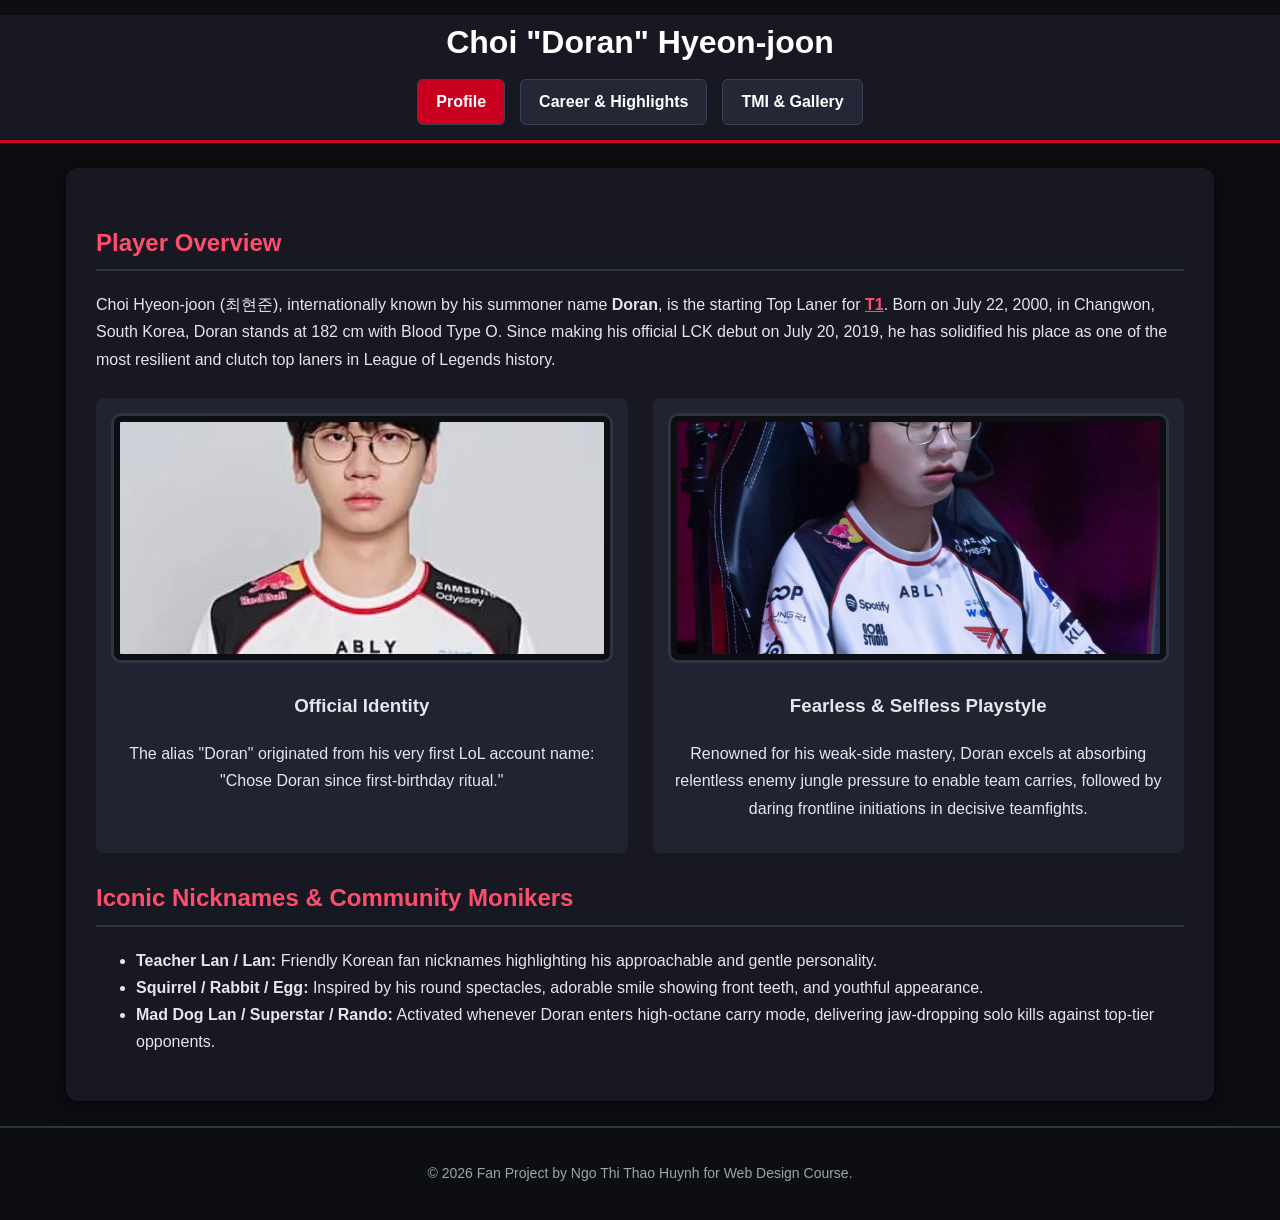
<file: index.html>
<!DOCTYPE html>
<html lang="en">

<head>
  <meta charset="utf-8">
  <meta name="viewport" content="width=device-width, initial-scale=1.0">
  <title>T1 Doran - Profile & Playstyle</title>
  <link rel="stylesheet" href="css/style.css">
</head>

<body>
  <!-- Accessibility Skip Link -->
  <a href="#main" class="skip-link">Skip to Main Content</a>

  <header>
    <h1>Choi "Doran" Hyeon-joon</h1>
    <nav class="nav-bar">
      <ul>
        <li><a href="index.html" class="active">Profile</a></li>
        <li><a href="career.html">Career & Highlights</a></li>
        <li><a href="gallery.html">TMI & Gallery</a></li>
      </ul>
    </nav>
  </header>

  <main id="main">
    <section>
      <h2>Player Overview</h2>
      <p>Choi Hyeon-joon (최현준), internationally known by his summoner name <strong>Doran</strong>, is the starting Top
        Laner for <a href="https://t1.gg" target="_blank">T1</a>.
        Born on July 22, 2000, in Changwon, South Korea,
        Doran stands at 182 cm with Blood Type O.
        Since making his official LCK debut on July 20, 2019, he has solidified his place as one of the most resilient
        and clutch top laners in League of Legends history.</p>
    </section>

    <!-- CSS Grid Layout: 2 Columns -->
    <div class="grid-container">
      <div class="grid-card">
        <img src="images/profile-portrait.jpg" alt="Official portrait of T1 Doran in white team jersey">
        <h3>Official Identity</h3>
        <p>The alias "Doran" originated from his very first LoL account name: "Chose Doran since first-birthday ritual."
        </p>
      </div>
      <div class="grid-card">
        <img src="images/profile-playstyle.jpg" alt="Doran competing on stage wearing headphones">
        <h3>Fearless & Selfless Playstyle</h3>
        <p>Renowned for his weak-side mastery, Doran excels at absorbing relentless enemy jungle pressure to enable team
          carries, followed by daring frontline initiations in decisive teamfights.</p>
      </div>
    </div>

    <section>
      <h2>Iconic Nicknames & Community Monikers</h2>
      <ul>
        <li><strong>Teacher Lan / Lan:</strong> Friendly Korean fan nicknames highlighting his approachable and gentle
          personality.</li>
        <li><strong>Squirrel / Rabbit / Egg:</strong> Inspired by his round spectacles, adorable smile showing front
          teeth, and youthful appearance.</li>
        <li><strong>Mad Dog Lan / Superstar / Rando:</strong> Activated whenever Doran enters high-octane carry mode,
          delivering jaw-dropping solo kills against top-tier opponents.</li>
      </ul>
    </section>
  </main>

  <footer>
    <p>&copy; 2026 Fan Project by Ngo Thi Thao Huynh for Web Design Course.</p>
  </footer>
</body>

</html>
</file>
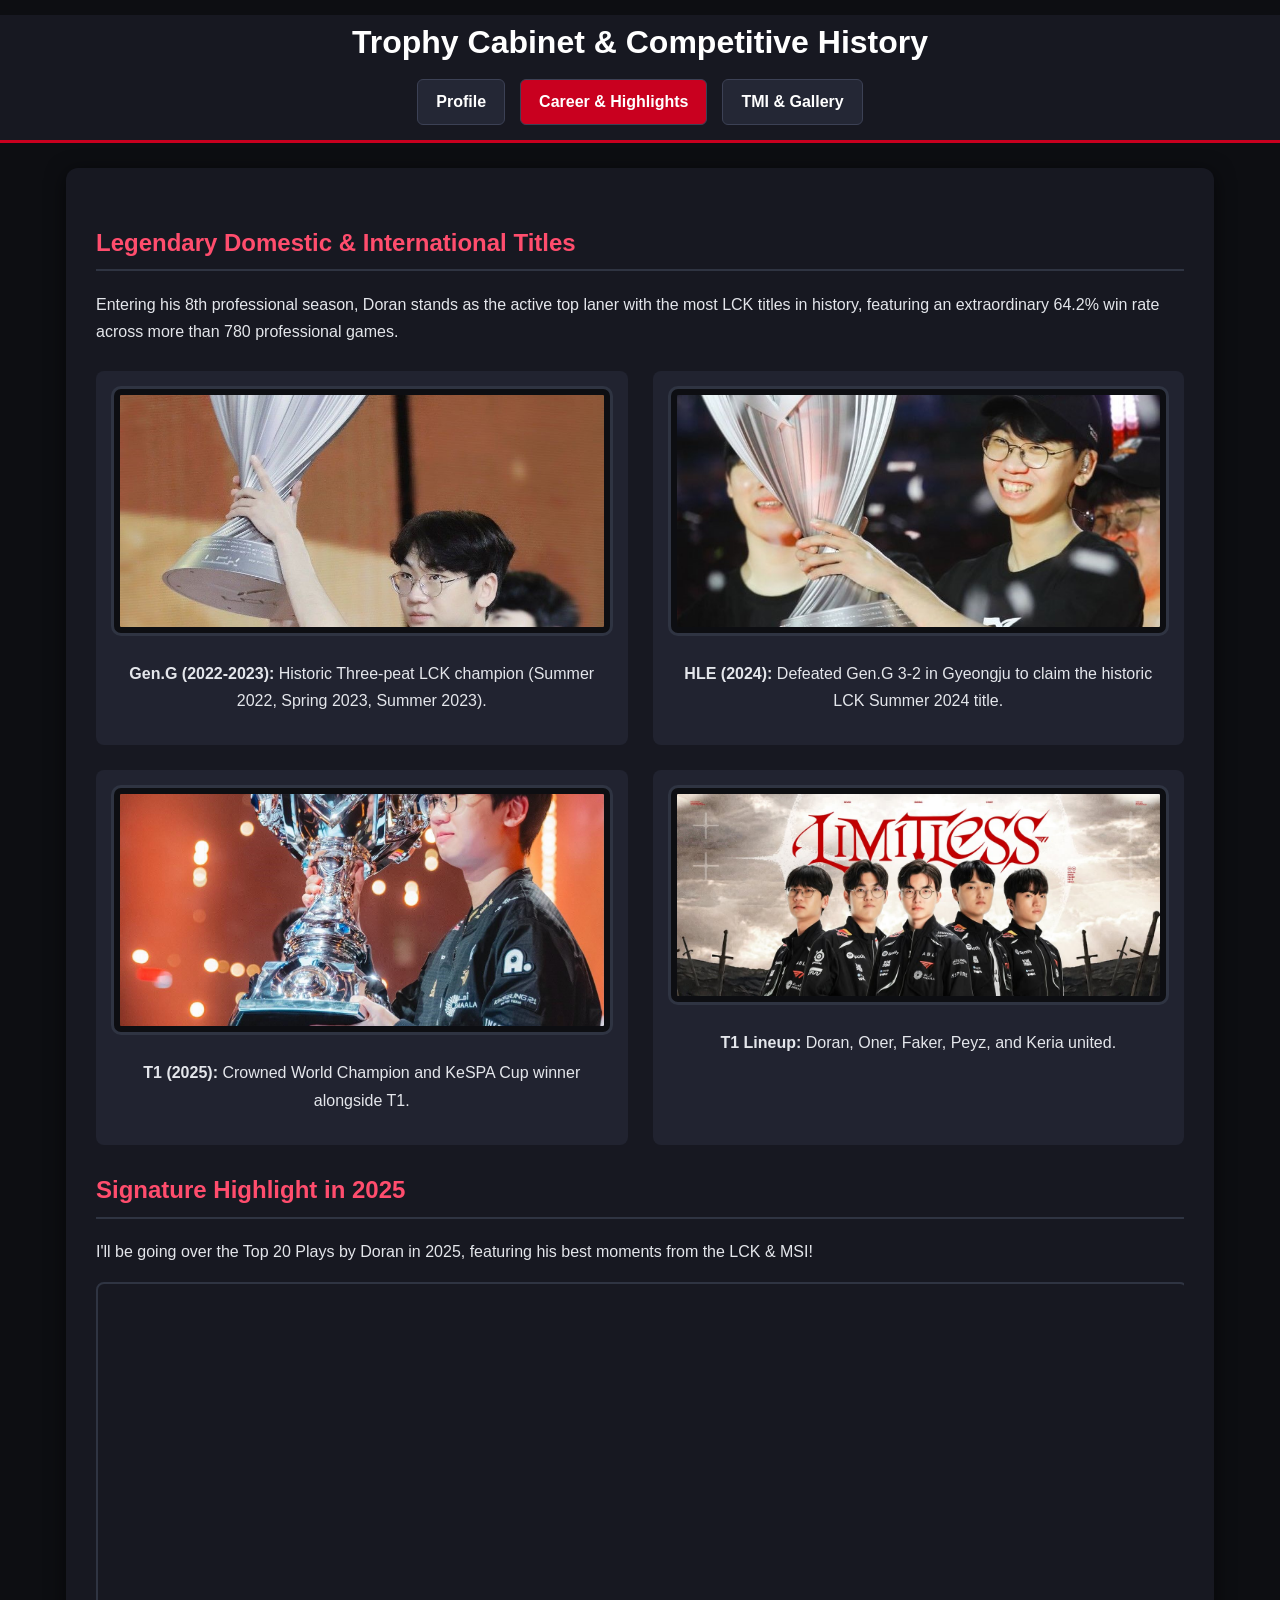
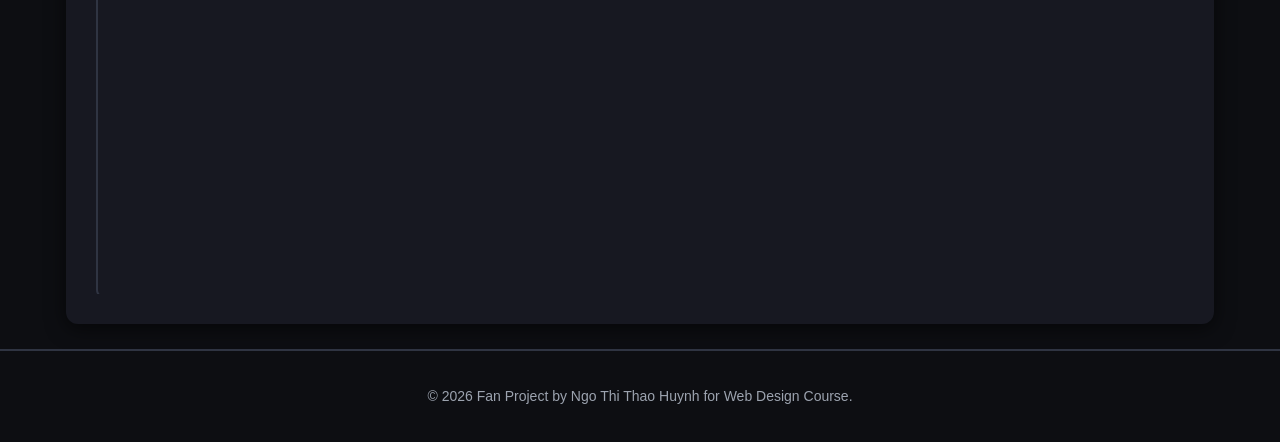
<file: career.html>
<!DOCTYPE html>
<html lang="en">

<head>
  <meta charset="utf-8">
  <meta name="viewport" content="width=device-width, initial-scale=1.0">
  <title>T1 Doran - Career & Championships</title>
  <link rel="stylesheet" href="css/style.css">
</head>

<body>
  <a href="#main" class="skip-link">Skip to Main Content</a>

  <header>
    <h1>Trophy Cabinet & Competitive History</h1>
    <nav class="nav-bar">
      <ul>
        <li><a href="index.html">Profile</a></li>
        <li><a href="career.html" class="active">Career & Highlights</a></li>
        <li><a href="gallery.html">TMI & Gallery</a></li>
      </ul>
    </nav>
  </header>

  <main id="main">
    <section>
      <h2>Legendary Domestic & International Titles</h2>
      <p>Entering his 8th professional season, Doran stands as the active top laner with the most LCK titles in history,
        featuring an extraordinary 64.2% win rate across more than 780 professional games.</p>
    </section>

    <!-- Grid Layout: 4 Championship Images -->
    <div class="grid-container">
      <div class="grid-card">
        <img src="images/trophy-geng.jpg" alt="Doran lifting LCK championship cup with Gen.G">
        <p><strong>Gen.G (2022-2023):</strong> Historic Three-peat LCK champion (Summer 2022, Spring 2023, Summer 2023).
        </p>
      </div>
      <div class="grid-card">
        <img src="images/lck-hle.jpg" alt="Doran smiling and holding LCK Summer 2024 trophy with HLE">
        <p><strong>HLE (2024):</strong> Defeated Gen.G 3-2 in Gyeongju to claim the historic LCK Summer 2024 title.</p>
      </div>
      <div class="grid-card">
        <img src="images/trophy-t1.jpg" alt="Doran holding international championship trophy with T1">
        <p><strong>T1 (2025):</strong> Crowned World Champion and KeSPA Cup winner alongside T1.</p>
      </div>
      <div class="grid-card">
        <img class="team-t1-image" src="images/team-t1.jpg" alt="Full T1 roster lineup Limitless poster">
        <p><strong>T1 Lineup:</strong> Doran, Oner, Faker, Peyz, and Keria united.</p>
      </div>
    </div>

    <!-- Video Embed Section -->
    <section>
      <h2>Signature Highlight in 2025</h2>
      <p>I'll be going over the Top 20 Plays by Doran in 2025, featuring his best moments from the LCK & MSI! </p>
      <div class="video-container">
        <!-- Thay YOUR_VIDEO_ID bằng mã video highlight Doran trên Youtube -->
        <iframe width="560" height="315" src="https://www.youtube.com/embed/v0byf_8bLpU?si=v2mDejO5kTZxyx7A"
          title="YouTube video player" frameborder="0"
          allow="accelerometer; autoplay; clipboard-write; encrypted-media; gyroscope; picture-in-picture; web-share"
          referrerpolicy="strict-origin-when-cross-origin" allowfullscreen></iframe>
      </div>
    </section>
  </main>

  <footer>
    <p>&copy; 2026 Fan Project by Ngo Thi Thao Huynh for Web Design Course.</p>
  </footer>
</body>

</html>
</file>
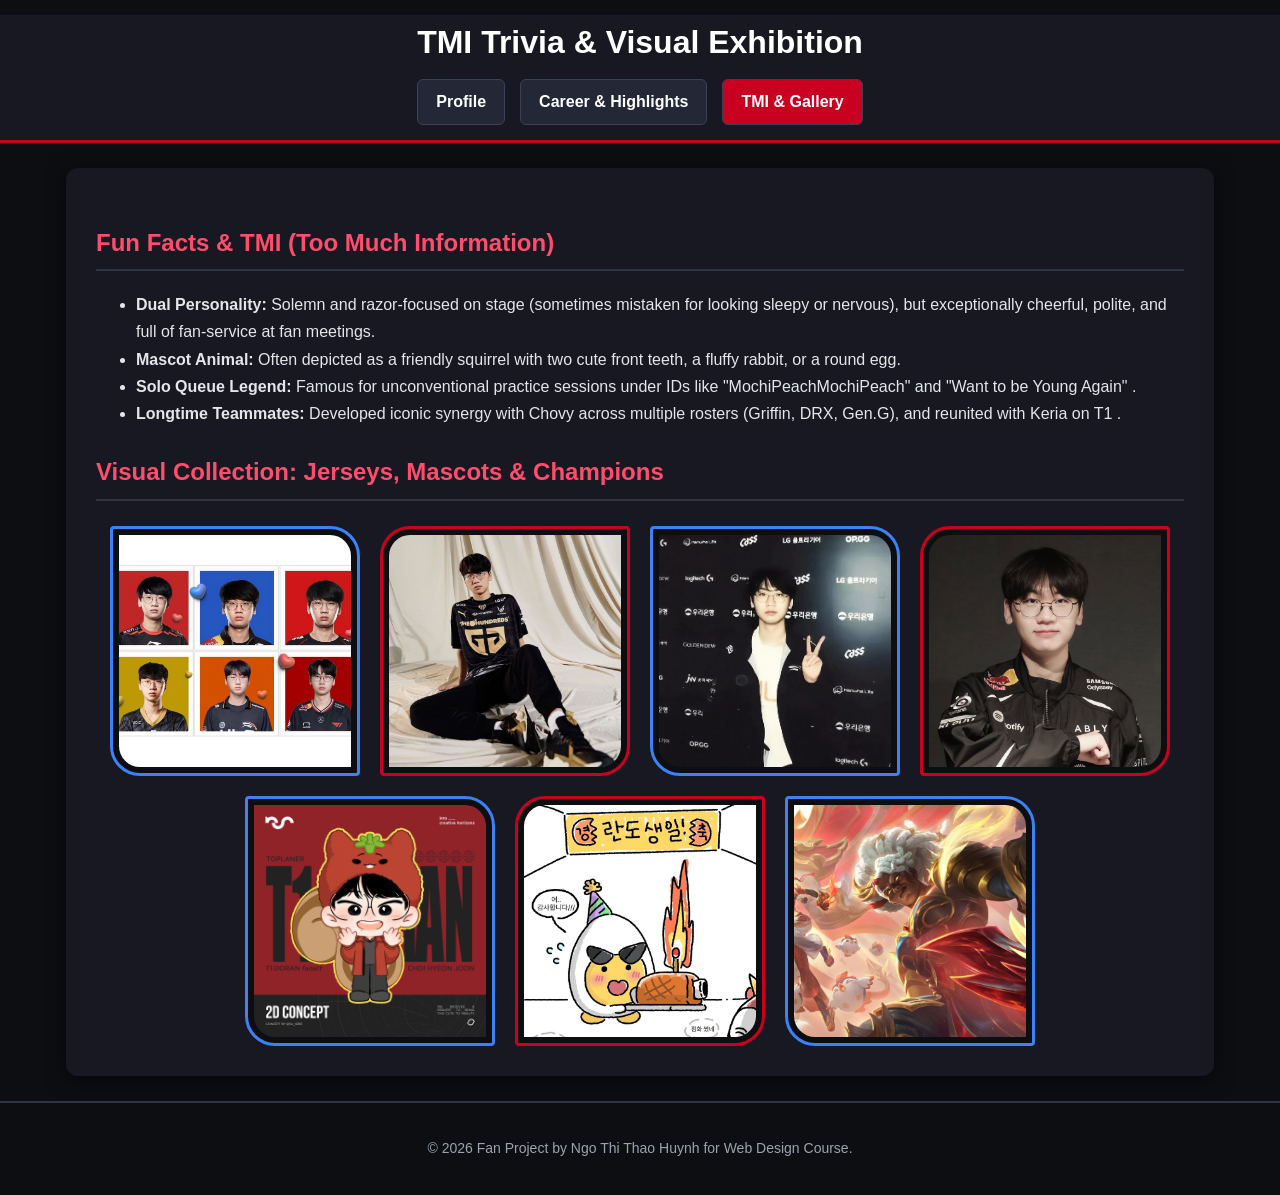
<file: gallery.html>
<!DOCTYPE html>
<html lang="en">

<head>
  <meta charset="utf-8">
  <meta name="viewport" content="width=device-width, initial-scale=1.0">
  <title>T1 Doran - TMI & Photo Gallery</title>
  <link rel="stylesheet" href="css/style.css">
</head>

<body>
  <a href="#main" class="skip-link">Skip to Main Content</a>

  <header>
    <h1>TMI Trivia & Visual Exhibition</h1>
    <nav class="nav-bar">
      <ul>
        <li><a href="index.html">Profile</a></li>
        <li><a href="career.html">Career & Highlights</a></li>
        <li><a href="gallery.html" class="active">TMI & Gallery</a></li>
      </ul>
    </nav>
  </header>

  <main id="main">
    <section>
      <h2>Fun Facts & TMI (Too Much Information)</h2>
      <ul>
        <li><strong>Dual Personality:</strong> Solemn and razor-focused on stage (sometimes mistaken for looking sleepy
          or nervous), but exceptionally cheerful, polite, and full of fan-service at fan meetings.</li>
        <li><strong>Mascot Animal:</strong> Often depicted as a friendly squirrel with two cute front teeth, a fluffy
          rabbit, or a round egg.</li>
        <li><strong>Solo Queue Legend:</strong> Famous for unconventional practice sessions under IDs like
          "MochiPeachMochiPeach" and "Want to be Young Again" .</li>
        <li><strong>Longtime Teammates:</strong> Developed iconic synergy with Chovy across multiple rosters (Griffin,
          DRX, Gen.G), and reunited with Keria on T1 .</li>
      </ul>
    </section>

    <!-- Flexbox Gallery with >= 5 Images (7 Images Total) -->
    <section>
      <h2>Visual Collection: Jerseys, Mascots & Champions</h2>
      <div class="flex-gallery">
        <img src="images/jersey.jpg" alt="Compilation of Doran wearing 6 team jerseys throughout his career">
        <img src="images/jersey-geng.jpg" alt="Doran posing in black and gold Gen.G uniform">
        <img src="images/jersey-hle.jpg" alt="Doran posing in white Hanwha Life Esports jersey">
        <img src="images/jersey-t1.jpg" alt="Doran in official black T1 jacket making a pose">
        <img src="images/doran-mascot.jpg" alt="Chibi illustration of Doran dressed as a cute squirrel">
        <img src="images/doran-mascot-egg.jpg" alt="Comic art of baby egg character celebrating Doran birthday">
        <img src="images/doran-skin-ambessa.jpg" alt="Concept splash art of championship skin Ambessa">
      </div>
    </section>
  </main>

  <footer>
    <p>&copy; 2026 Fan Project by Ngo Thi Thao Huynh for Web Design Course.</p>
  </footer>
</body>

</html>
</file>
<file: css/style.css>
.skip-link {
    position: absolute;
    top: -50px;
    left: 10px;
    background-color: #c9001f;
    color: #ffffff;
    padding: 10px 16px;
    font-weight: bold;
    text-decoration: none;
    z-index: 1000;
    border-radius: 4px;
    transition: top 0.3s ease;
}

.skip-link:focus {
    top: 10px;
}

body {
    font-family: 'Segoe UI', Tahoma, Geneva, Verdana, sans-serif;
    background-color: #0d0e12;
    color: #e4e6eb;
    margin: 0;
    padding: 0;
    line-height: 1.7;
}

header {
    background-color: #171821;
    text-align: center;
    padding-bottom: 15px;
    border-bottom: 3px solid #c9001f;
}

h1 {
    color: #ffffff;
    margin: 15px 0 10px 0;
    font-size: 2rem;
}

h2 {
    color: #ff4d6d;
    border-bottom: 2px solid #2f3442;
    padding-bottom: 6px;
    margin-top: 25px;
}

.nav-bar ul {
    list-style: none;
    margin: 0;
    padding: 0;
    display: flex;
    justify-content: center;
    gap: 15px;
}

.nav-bar a {
    display: inline-block;
    color: #ffffff;
    text-decoration: none;
    font-weight: bold;
    padding: 8px 18px;
    background-color: #242735;
    border-radius: 6px;
    border: 1px solid #3c4155;
    transition: all 0.3s ease;
}

.nav-bar a:hover,
.nav-bar a:focus {
    background-color: #c9001f;
    color: #ffffff;
    transform: translateY(-3px);
}

.nav-bar a.active {
    background-color: #c9001f;
}

main {
    width: 85%;
    max-width: 1100px;
    margin: 25px auto;
    background-color: #171821;
    padding: 30px;
    border-radius: 12px;
    box-shadow: 0 4px 20px rgba(0, 0, 0, 0.6);
}

main a {
    color: #ff4d6d;
    font-weight: bold;
}

img {
    border: 3px solid #2f3442;
    padding: 6px;
    border-radius: 10px;
    background-color: #0d0e12;
    max-width: 100%;
    height: auto;
    box-sizing: border-box;
}

.grid-container {
    display: grid;
    grid-template-columns: repeat(2, 1fr);
    gap: 25px;
    margin: 25px 0;
}

.grid-card {
    background-color: #212330;
    padding: 15px;
    border-radius: 8px;
    text-align: center;
}

.grid-card img {
    width: 100%;
    height: 250px;
    object-fit: cover;
    transition: transform 0.3s ease;
}

.grid-card .team-t1-image {
    width: 100%;
    height: auto;
    object-fit: contain;
}

.grid-card img:hover {
    transform: scale(1.03);
    border-color: #c9001f;
}

.flex-gallery {
    display: flex;
    flex-wrap: wrap;
    justify-content: center;
    gap: 20px;
    margin-top: 25px;
}

.flex-gallery img {
    width: 250px;
    height: 250px;
    object-fit: cover;
    transition: all 0.3s ease;
}

.flex-gallery img:hover {
    transform: scale(1.05);
    border-color: #c9001f;
}

.flex-gallery img:nth-child(even) {
    border-radius: 30px 4px 30px 4px;
    border-color: #c9001f;
}

.flex-gallery img:nth-child(odd) {
    border-radius: 4px 30px 4px 30px;
    border-color: #3b82f6;
}

.video-container {
    position: relative;
    padding-bottom: 56.25%;
    height: 0;
    overflow: hidden;
    margin-top: 15px;
}

.video-container iframe {
    position: absolute;
    top: 0;
    left: 0;
    width: 100%;
    height: 100%;
    border: 2px solid #2f3442;
    border-radius: 8px;
}

footer {
    background-color: #0d0e12;
    text-align: center;
    padding: 20px;
    border-top: 2px solid #2f3442;
    color: #9ca3af;
    font-size: 14px;
}
</file>
